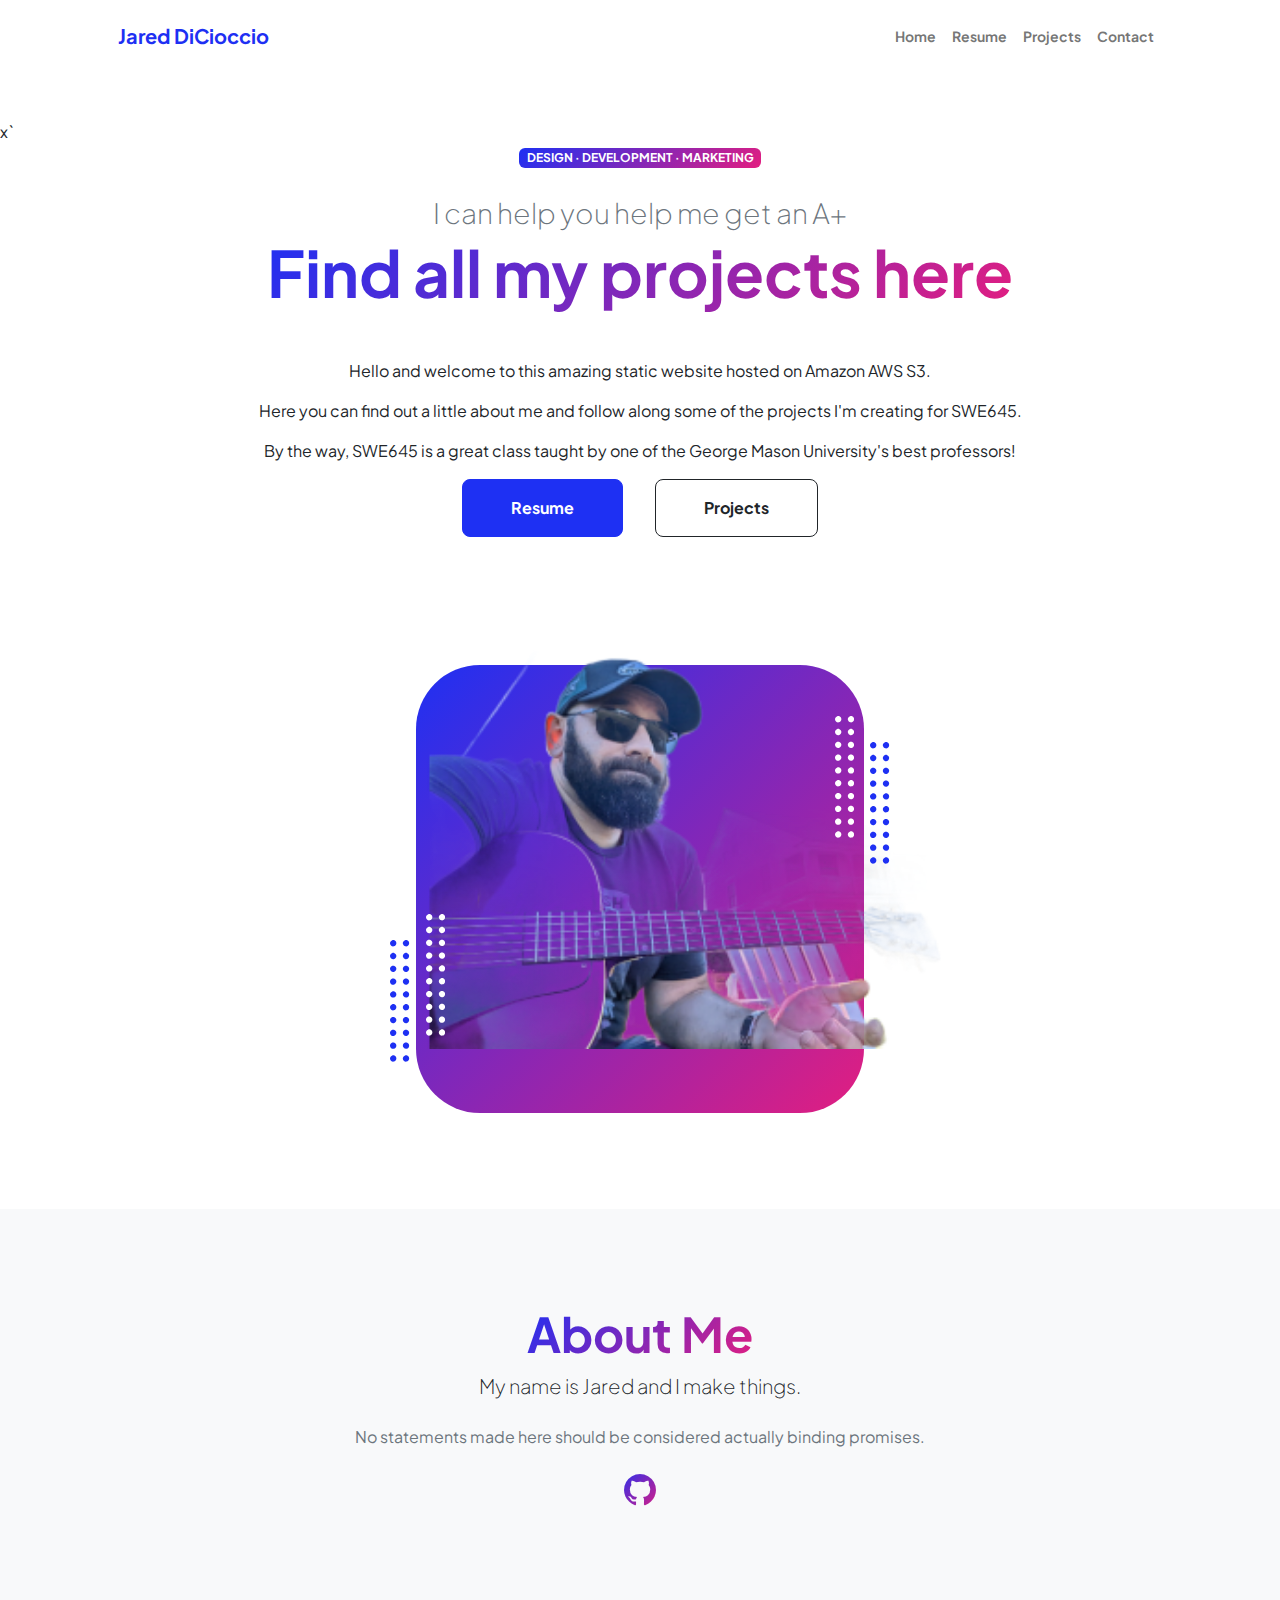
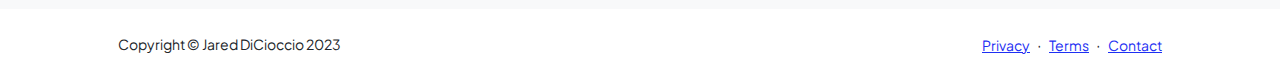
<file: Assignment1 Part 1/index.html>
<!DOCTYPE html>
<html lang="en">
    <head>
        <meta charset="utf-8" />
        <meta name="viewport" content="width=device-width, initial-scale=1, shrink-to-fit=no" />
        <meta name="description" content="" />
        <meta name="author" content="" />
        <title>Jared DiCioccio's Personal Site</title>
        <!-- Favicon-->
        <link rel="icon" type="image/x-icon" href="assets/favicon.ico" />
        <!-- Custom Google font-->
        <link rel="preconnect" href="https://fonts.googleapis.com" />
        <link rel="preconnect" href="https://fonts.gstatic.com" crossorigin />
        <link href="https://fonts.googleapis.com/css2?family=Plus+Jakarta+Sans:wght@100;200;300;400;500;600;700;800;900&amp;display=swap" rel="stylesheet" />
        <!-- Bootstrap icons-->
        <link href="https://cdn.jsdelivr.net/npm/bootstrap-icons@1.8.1/font/bootstrap-icons.css" rel="stylesheet" />
        <!-- Core theme CSS (includes Bootstrap)-->
        <link href="css/styles.css" rel="stylesheet" />
    </head>
    <body class="d-flex flex-column h-100">
        <main class="flex-shrink-0">
            <!-- Navigation-->
            <nav class="navbar navbar-expand-lg navbar-light bg-white py-3">
                <div class="container px-5">
                    <a class="navbar-brand" href="index.html"><span class="fw-bolder text-primary">Jared DiCioccio</span></a>
                    <button class="navbar-toggler" type="button" data-bs-toggle="collapse" data-bs-target="#navbarSupportedContent" aria-controls="navbarSupportedContent" aria-expanded="false" aria-label="Toggle navigation"><span class="navbar-toggler-icon"></span></button>
                    <div class="collapse navbar-collapse" id="navbarSupportedContent">
                        <ul class="navbar-nav ms-auto mb-2 mb-lg-0 small fw-bolder">
                            <li class="nav-item"><a class="nav-link" href="index.html">Home</a></li>
                            <li class="nav-item"><a class="nav-link" href="resume.html">Resume</a></li>
                            <li class="nav-item"><a class="nav-link" href="projects.html">Projects</a></li>
                            <li class="nav-item"><a class="nav-link" href="contact.html">Contact</a></li>
                        </ul>
                    </div>
                </div>
            </nav>
            <!-- Header-->
            <header class="py-5">x`
                <div class="container px-5 pb-5">
                    <div class="row gx-5 align-items-center">
                        <div class="col-xxl-5">
                            <!-- Header text content-->
                            <div class="text-center text-xxl-start">
                                <div class="badge bg-gradient-primary-to-secondary text-white mb-4"><div class="text-uppercase">Design &middot; Development &middot; Marketing</div></div>
                                <div class="fs-3 fw-light text-muted">I can help you help me get an A+</div>
                                <h1 class="display-3 fw-bolder mb-5"><span class="text-gradient d-inline">Find all my projects here</span></h1>
                                <p>Hello and welcome to this amazing static website hosted on Amazon AWS S3.</p>
                                <P>Here you can find out a little about me and follow along some of the projects I'm creating for SWE645.</P>
                                <P>By the way, SWE645 is a great class taught by one of the George Mason University's best professors!</P>
                                <div class="d-grid gap-3 d-sm-flex justify-content-sm-center justify-content-xxl-start mb-3">
                                    <a class="btn btn-primary btn-lg px-5 py-3 me-sm-3 fs-6 fw-bolder" href="resume.html">Resume</a>
                                    <a class="btn btn-outline-dark btn-lg px-5 py-3 fs-6 fw-bolder" href="projects.html">Projects</a>
                                </div>
                            </div>
                        </div>
                        <div class="col-xxl-7">
                            <!-- Header profile picture-->
                            <div class="d-flex justify-content-center mt-5 mt-xxl-0">
                                <div class="profile bg-gradient-primary-to-secondary">
                                    <!-- TIP: For best results, use a photo with a transparent background like the demo example below-->
                                    <!-- Watch a tutorial on how to do this on YouTube (link)-->
                                    <img class="profile-img" src="assets/profile.png" alt="It's me!" />
                                    <div class="dots-1">
                                        <!-- SVG Dots-->
                                        <svg version="1.1" xmlns="http://www.w3.org/2000/svg" xmlns:xlink="http://www.w3.org/1999/xlink" x="0px" y="0px" viewBox="0 0 191.6 1215.4" style="enable-background: new 0 0 191.6 1215.4" xml:space="preserve">
                                            <g transform="translate(0.000000,1280.000000) scale(0.100000,-0.100000)">
                                                <path d="M227.7,12788.6c-105-35-200-141-222-248c-43-206,163-412,369-369c155,32,275,190,260,339c-11,105-90,213-190,262        C383.7,12801.6,289.7,12808.6,227.7,12788.6z"></path>
                                                <path d="M1507.7,12788.6c-151-50-253-216-222-362c25-119,136-230,254-255c194-41,395,142,375,339c-11,105-90,213-190,262        C1663.7,12801.6,1569.7,12808.6,1507.7,12788.6z"></path>
                                                <path d="M227.7,11508.6c-105-35-200-141-222-248c-43-206,163-412,369-369c155,32,275,190,260,339c-11,105-90,213-190,262        C383.7,11521.6,289.7,11528.6,227.7,11508.6z"></path>
                                                <path d="M1507.7,11508.6c-151-50-253-216-222-362c25-119,136-230,254-255c194-41,395,142,375,339c-11,105-90,213-190,262        C1663.7,11521.6,1569.7,11528.6,1507.7,11508.6z"></path>
                                                <path d="M227.7,10228.6c-105-35-200-141-222-248c-43-206,163-412,369-369c155,32,275,190,260,339c-11,105-90,213-190,262        C383.7,10241.6,289.7,10248.6,227.7,10228.6z"></path>
                                                <path d="M1507.7,10228.6c-105-35-200-141-222-248c-43-206,163-412,369-369c155,32,275,190,260,339c-11,105-90,213-190,262        C1663.7,10241.6,1569.7,10248.6,1507.7,10228.6z"></path>
                                                <path d="M227.7,8948.6c-105-35-200-141-222-248c-43-206,163-412,369-369c155,32,275,190,260,339c-11,105-90,213-190,262        C383.7,8961.6,289.7,8968.6,227.7,8948.6z"></path>
                                                <path d="M1507.7,8948.6c-105-35-200-141-222-248c-43-206,163-412,369-369c155,32,275,190,260,339c-11,105-90,213-190,262        C1663.7,8961.6,1569.7,8968.6,1507.7,8948.6z"></path>
                                                <path d="M227.7,7668.6c-105-35-200-141-222-248c-43-206,163-412,369-369c155,32,275,190,260,339c-11,105-90,213-190,262        C383.7,7681.6,289.7,7688.6,227.7,7668.6z"></path>
                                                <path d="M1507.7,7668.6c-105-35-200-141-222-248c-43-206,163-412,369-369c155,32,275,190,260,339c-11,105-90,213-190,262        C1663.7,7681.6,1569.7,7688.6,1507.7,7668.6z"></path>
                                                <path d="M227.7,6388.6c-105-35-200-141-222-248c-43-206,163-412,369-369c155,32,275,190,260,339c-11,105-90,213-190,262        C383.7,6401.6,289.7,6408.6,227.7,6388.6z"></path>
                                                <path d="M1507.7,6388.6c-105-35-200-141-222-248c-43-206,163-412,369-369c155,32,275,190,260,339c-11,105-90,213-190,262        C1663.7,6401.6,1569.7,6408.6,1507.7,6388.6z"></path>
                                                <path d="M227.7,5108.6c-105-35-200-141-222-248c-43-206,163-412,369-369c155,32,275,190,260,339c-11,105-90,213-190,262        C383.7,5121.6,289.7,5128.6,227.7,5108.6z"></path>
                                                <path d="M1507.7,5108.6c-105-35-200-141-222-248c-43-206,163-412,369-369c155,32,275,190,260,339c-11,105-90,213-190,262        C1663.7,5121.6,1569.7,5128.6,1507.7,5108.6z"></path>
                                                <path d="M227.7,3828.6c-105-35-200-141-222-248c-43-206,163-412,369-369c155,32,275,190,260,339c-11,105-90,213-190,262        C383.7,3841.6,289.7,3848.6,227.7,3828.6z"></path>
                                                <path d="M1507.7,3828.6c-105-35-200-141-222-248c-43-206,163-412,369-369c155,32,275,190,260,339c-11,105-90,213-190,262        C1663.7,3841.6,1569.7,3848.6,1507.7,3828.6z"></path>
                                                <path d="M227.7,2548.6c-105-35-200-141-222-248c-43-206,163-412,369-369c155,32,275,190,260,339c-11,105-90,213-190,262        C383.7,2561.6,289.7,2568.6,227.7,2548.6z"></path>
                                                <path d="M1507.7,2548.6c-105-35-200-141-222-248c-43-206,163-412,369-369c155,32,275,190,260,339c-11,105-90,213-190,262        C1663.7,2561.6,1569.7,2568.6,1507.7,2548.6z"></path>
                                                <path d="M227.7,1268.6c-105-35-200-141-222-248c-43-206,163-412,369-369c155,32,275,190,260,339c-11,105-90,213-190,262        C383.7,1281.6,289.7,1288.6,227.7,1268.6z"></path>
                                                <path d="M1507.7,1268.6c-105-35-200-141-222-248c-43-206,163-412,369-369c155,32,275,190,260,339c-11,105-90,213-190,262        C1663.7,1281.6,1569.7,1288.6,1507.7,1268.6z"></path>
                                            </g>
                                        </svg>
                                        <!-- END of SVG dots-->
                                    </div>
                                    <div class="dots-2">
                                        <!-- SVG Dots-->
                                        <svg version="1.1" xmlns="http://www.w3.org/2000/svg" xmlns:xlink="http://www.w3.org/1999/xlink" x="0px" y="0px" viewBox="0 0 191.6 1215.4" style="enable-background: new 0 0 191.6 1215.4" xml:space="preserve">
                                            <g transform="translate(0.000000,1280.000000) scale(0.100000,-0.100000)">
                                                <path d="M227.7,12788.6c-105-35-200-141-222-248c-43-206,163-412,369-369c155,32,275,190,260,339c-11,105-90,213-190,262        C383.7,12801.6,289.7,12808.6,227.7,12788.6z"></path>
                                                <path d="M1507.7,12788.6c-151-50-253-216-222-362c25-119,136-230,254-255c194-41,395,142,375,339c-11,105-90,213-190,262        C1663.7,12801.6,1569.7,12808.6,1507.7,12788.6z"></path>
                                                <path d="M227.7,11508.6c-105-35-200-141-222-248c-43-206,163-412,369-369c155,32,275,190,260,339c-11,105-90,213-190,262        C383.7,11521.6,289.7,11528.6,227.7,11508.6z"></path>
                                                <path d="M1507.7,11508.6c-151-50-253-216-222-362c25-119,136-230,254-255c194-41,395,142,375,339c-11,105-90,213-190,262        C1663.7,11521.6,1569.7,11528.6,1507.7,11508.6z"></path>
                                                <path d="M227.7,10228.6c-105-35-200-141-222-248c-43-206,163-412,369-369c155,32,275,190,260,339c-11,105-90,213-190,262        C383.7,10241.6,289.7,10248.6,227.7,10228.6z"></path>
                                                <path d="M1507.7,10228.6c-105-35-200-141-222-248c-43-206,163-412,369-369c155,32,275,190,260,339c-11,105-90,213-190,262        C1663.7,10241.6,1569.7,10248.6,1507.7,10228.6z"></path>
                                                <path d="M227.7,8948.6c-105-35-200-141-222-248c-43-206,163-412,369-369c155,32,275,190,260,339c-11,105-90,213-190,262        C383.7,8961.6,289.7,8968.6,227.7,8948.6z"></path>
                                                <path d="M1507.7,8948.6c-105-35-200-141-222-248c-43-206,163-412,369-369c155,32,275,190,260,339c-11,105-90,213-190,262        C1663.7,8961.6,1569.7,8968.6,1507.7,8948.6z"></path>
                                                <path d="M227.7,7668.6c-105-35-200-141-222-248c-43-206,163-412,369-369c155,32,275,190,260,339c-11,105-90,213-190,262        C383.7,7681.6,289.7,7688.6,227.7,7668.6z"></path>
                                                <path d="M1507.7,7668.6c-105-35-200-141-222-248c-43-206,163-412,369-369c155,32,275,190,260,339c-11,105-90,213-190,262        C1663.7,7681.6,1569.7,7688.6,1507.7,7668.6z"></path>
                                                <path d="M227.7,6388.6c-105-35-200-141-222-248c-43-206,163-412,369-369c155,32,275,190,260,339c-11,105-90,213-190,262        C383.7,6401.6,289.7,6408.6,227.7,6388.6z"></path>
                                                <path d="M1507.7,6388.6c-105-35-200-141-222-248c-43-206,163-412,369-369c155,32,275,190,260,339c-11,105-90,213-190,262        C1663.7,6401.6,1569.7,6408.6,1507.7,6388.6z"></path>
                                                <path d="M227.7,5108.6c-105-35-200-141-222-248c-43-206,163-412,369-369c155,32,275,190,260,339c-11,105-90,213-190,262        C383.7,5121.6,289.7,5128.6,227.7,5108.6z"></path>
                                                <path d="M1507.7,5108.6c-105-35-200-141-222-248c-43-206,163-412,369-369c155,32,275,190,260,339c-11,105-90,213-190,262        C1663.7,5121.6,1569.7,5128.6,1507.7,5108.6z"></path>
                                                <path d="M227.7,3828.6c-105-35-200-141-222-248c-43-206,163-412,369-369c155,32,275,190,260,339c-11,105-90,213-190,262        C383.7,3841.6,289.7,3848.6,227.7,3828.6z"></path>
                                                <path d="M1507.7,3828.6c-105-35-200-141-222-248c-43-206,163-412,369-369c155,32,275,190,260,339c-11,105-90,213-190,262        C1663.7,3841.6,1569.7,3848.6,1507.7,3828.6z"></path>
                                                <path d="M227.7,2548.6c-105-35-200-141-222-248c-43-206,163-412,369-369c155,32,275,190,260,339c-11,105-90,213-190,262        C383.7,2561.6,289.7,2568.6,227.7,2548.6z"></path>
                                                <path d="M1507.7,2548.6c-105-35-200-141-222-248c-43-206,163-412,369-369c155,32,275,190,260,339c-11,105-90,213-190,262        C1663.7,2561.6,1569.7,2568.6,1507.7,2548.6z"></path>
                                                <path d="M227.7,1268.6c-105-35-200-141-222-248c-43-206,163-412,369-369c155,32,275,190,260,339c-11,105-90,213-190,262        C383.7,1281.6,289.7,1288.6,227.7,1268.6z"></path>
                                                <path d="M1507.7,1268.6c-105-35-200-141-222-248c-43-206,163-412,369-369c155,32,275,190,260,339c-11,105-90,213-190,262        C1663.7,1281.6,1569.7,1288.6,1507.7,1268.6z"></path>
                                            </g>
                                        </svg>
                                        <!-- END of SVG dots-->
                                    </div>
                                    <div class="dots-3">
                                        <!-- SVG Dots-->
                                        <svg version="1.1" xmlns="http://www.w3.org/2000/svg" xmlns:xlink="http://www.w3.org/1999/xlink" x="0px" y="0px" viewBox="0 0 191.6 1215.4" style="enable-background: new 0 0 191.6 1215.4" xml:space="preserve">
                                            <g transform="translate(0.000000,1280.000000) scale(0.100000,-0.100000)">
                                                <path d="M227.7,12788.6c-105-35-200-141-222-248c-43-206,163-412,369-369c155,32,275,190,260,339c-11,105-90,213-190,262        C383.7,12801.6,289.7,12808.6,227.7,12788.6z"></path>
                                                <path d="M1507.7,12788.6c-151-50-253-216-222-362c25-119,136-230,254-255c194-41,395,142,375,339c-11,105-90,213-190,262        C1663.7,12801.6,1569.7,12808.6,1507.7,12788.6z"></path>
                                                <path d="M227.7,11508.6c-105-35-200-141-222-248c-43-206,163-412,369-369c155,32,275,190,260,339c-11,105-90,213-190,262        C383.7,11521.6,289.7,11528.6,227.7,11508.6z"></path>
                                                <path d="M1507.7,11508.6c-151-50-253-216-222-362c25-119,136-230,254-255c194-41,395,142,375,339c-11,105-90,213-190,262        C1663.7,11521.6,1569.7,11528.6,1507.7,11508.6z"></path>
                                                <path d="M227.7,10228.6c-105-35-200-141-222-248c-43-206,163-412,369-369c155,32,275,190,260,339c-11,105-90,213-190,262        C383.7,10241.6,289.7,10248.6,227.7,10228.6z"></path>
                                                <path d="M1507.7,10228.6c-105-35-200-141-222-248c-43-206,163-412,369-369c155,32,275,190,260,339c-11,105-90,213-190,262        C1663.7,10241.6,1569.7,10248.6,1507.7,10228.6z"></path>
                                                <path d="M227.7,8948.6c-105-35-200-141-222-248c-43-206,163-412,369-369c155,32,275,190,260,339c-11,105-90,213-190,262        C383.7,8961.6,289.7,8968.6,227.7,8948.6z"></path>
                                                <path d="M1507.7,8948.6c-105-35-200-141-222-248c-43-206,163-412,369-369c155,32,275,190,260,339c-11,105-90,213-190,262        C1663.7,8961.6,1569.7,8968.6,1507.7,8948.6z"></path>
                                                <path d="M227.7,7668.6c-105-35-200-141-222-248c-43-206,163-412,369-369c155,32,275,190,260,339c-11,105-90,213-190,262        C383.7,7681.6,289.7,7688.6,227.7,7668.6z"></path>
                                                <path d="M1507.7,7668.6c-105-35-200-141-222-248c-43-206,163-412,369-369c155,32,275,190,260,339c-11,105-90,213-190,262        C1663.7,7681.6,1569.7,7688.6,1507.7,7668.6z"></path>
                                                <path d="M227.7,6388.6c-105-35-200-141-222-248c-43-206,163-412,369-369c155,32,275,190,260,339c-11,105-90,213-190,262        C383.7,6401.6,289.7,6408.6,227.7,6388.6z"></path>
                                                <path d="M1507.7,6388.6c-105-35-200-141-222-248c-43-206,163-412,369-369c155,32,275,190,260,339c-11,105-90,213-190,262        C1663.7,6401.6,1569.7,6408.6,1507.7,6388.6z"></path>
                                                <path d="M227.7,5108.6c-105-35-200-141-222-248c-43-206,163-412,369-369c155,32,275,190,260,339c-11,105-90,213-190,262        C383.7,5121.6,289.7,5128.6,227.7,5108.6z"></path>
                                                <path d="M1507.7,5108.6c-105-35-200-141-222-248c-43-206,163-412,369-369c155,32,275,190,260,339c-11,105-90,213-190,262        C1663.7,5121.6,1569.7,5128.6,1507.7,5108.6z"></path>
                                                <path d="M227.7,3828.6c-105-35-200-141-222-248c-43-206,163-412,369-369c155,32,275,190,260,339c-11,105-90,213-190,262        C383.7,3841.6,289.7,3848.6,227.7,3828.6z"></path>
                                                <path d="M1507.7,3828.6c-105-35-200-141-222-248c-43-206,163-412,369-369c155,32,275,190,260,339c-11,105-90,213-190,262        C1663.7,3841.6,1569.7,3848.6,1507.7,3828.6z"></path>
                                                <path d="M227.7,2548.6c-105-35-200-141-222-248c-43-206,163-412,369-369c155,32,275,190,260,339c-11,105-90,213-190,262        C383.7,2561.6,289.7,2568.6,227.7,2548.6z"></path>
                                                <path d="M1507.7,2548.6c-105-35-200-141-222-248c-43-206,163-412,369-369c155,32,275,190,260,339c-11,105-90,213-190,262        C1663.7,2561.6,1569.7,2568.6,1507.7,2548.6z"></path>
                                                <path d="M227.7,1268.6c-105-35-200-141-222-248c-43-206,163-412,369-369c155,32,275,190,260,339c-11,105-90,213-190,262        C383.7,1281.6,289.7,1288.6,227.7,1268.6z"></path>
                                                <path d="M1507.7,1268.6c-105-35-200-141-222-248c-43-206,163-412,369-369c155,32,275,190,260,339c-11,105-90,213-190,262        C1663.7,1281.6,1569.7,1288.6,1507.7,1268.6z"></path>
                                            </g>
                                        </svg>
                                        <!-- END of SVG dots-->
                                    </div>
                                    <div class="dots-4">
                                        <!-- SVG Dots-->
                                        <svg version="1.1" xmlns="http://www.w3.org/2000/svg" xmlns:xlink="http://www.w3.org/1999/xlink" x="0px" y="0px" viewBox="0 0 191.6 1215.4" style="enable-background: new 0 0 191.6 1215.4" xml:space="preserve">
                                            <g transform="translate(0.000000,1280.000000) scale(0.100000,-0.100000)">
                                                <path d="M227.7,12788.6c-105-35-200-141-222-248c-43-206,163-412,369-369c155,32,275,190,260,339c-11,105-90,213-190,262        C383.7,12801.6,289.7,12808.6,227.7,12788.6z"></path>
                                                <path d="M1507.7,12788.6c-151-50-253-216-222-362c25-119,136-230,254-255c194-41,395,142,375,339c-11,105-90,213-190,262        C1663.7,12801.6,1569.7,12808.6,1507.7,12788.6z"></path>
                                                <path d="M227.7,11508.6c-105-35-200-141-222-248c-43-206,163-412,369-369c155,32,275,190,260,339c-11,105-90,213-190,262        C383.7,11521.6,289.7,11528.6,227.7,11508.6z"></path>
                                                <path d="M1507.7,11508.6c-151-50-253-216-222-362c25-119,136-230,254-255c194-41,395,142,375,339c-11,105-90,213-190,262        C1663.7,11521.6,1569.7,11528.6,1507.7,11508.6z"></path>
                                                <path d="M227.7,10228.6c-105-35-200-141-222-248c-43-206,163-412,369-369c155,32,275,190,260,339c-11,105-90,213-190,262        C383.7,10241.6,289.7,10248.6,227.7,10228.6z"></path>
                                                <path d="M1507.7,10228.6c-105-35-200-141-222-248c-43-206,163-412,369-369c155,32,275,190,260,339c-11,105-90,213-190,262        C1663.7,10241.6,1569.7,10248.6,1507.7,10228.6z"></path>
                                                <path d="M227.7,8948.6c-105-35-200-141-222-248c-43-206,163-412,369-369c155,32,275,190,260,339c-11,105-90,213-190,262        C383.7,8961.6,289.7,8968.6,227.7,8948.6z"></path>
                                                <path d="M1507.7,8948.6c-105-35-200-141-222-248c-43-206,163-412,369-369c155,32,275,190,260,339c-11,105-90,213-190,262        C1663.7,8961.6,1569.7,8968.6,1507.7,8948.6z"></path>
                                                <path d="M227.7,7668.6c-105-35-200-141-222-248c-43-206,163-412,369-369c155,32,275,190,260,339c-11,105-90,213-190,262        C383.7,7681.6,289.7,7688.6,227.7,7668.6z"></path>
                                                <path d="M1507.7,7668.6c-105-35-200-141-222-248c-43-206,163-412,369-369c155,32,275,190,260,339c-11,105-90,213-190,262        C1663.7,7681.6,1569.7,7688.6,1507.7,7668.6z"></path>
                                                <path d="M227.7,6388.6c-105-35-200-141-222-248c-43-206,163-412,369-369c155,32,275,190,260,339c-11,105-90,213-190,262        C383.7,6401.6,289.7,6408.6,227.7,6388.6z"></path>
                                                <path d="M1507.7,6388.6c-105-35-200-141-222-248c-43-206,163-412,369-369c155,32,275,190,260,339c-11,105-90,213-190,262        C1663.7,6401.6,1569.7,6408.6,1507.7,6388.6z"></path>
                                                <path d="M227.7,5108.6c-105-35-200-141-222-248c-43-206,163-412,369-369c155,32,275,190,260,339c-11,105-90,213-190,262        C383.7,5121.6,289.7,5128.6,227.7,5108.6z"></path>
                                                <path d="M1507.7,5108.6c-105-35-200-141-222-248c-43-206,163-412,369-369c155,32,275,190,260,339c-11,105-90,213-190,262        C1663.7,5121.6,1569.7,5128.6,1507.7,5108.6z"></path>
                                                <path d="M227.7,3828.6c-105-35-200-141-222-248c-43-206,163-412,369-369c155,32,275,190,260,339c-11,105-90,213-190,262        C383.7,3841.6,289.7,3848.6,227.7,3828.6z"></path>
                                                <path d="M1507.7,3828.6c-105-35-200-141-222-248c-43-206,163-412,369-369c155,32,275,190,260,339c-11,105-90,213-190,262        C1663.7,3841.6,1569.7,3848.6,1507.7,3828.6z"></path>
                                                <path d="M227.7,2548.6c-105-35-200-141-222-248c-43-206,163-412,369-369c155,32,275,190,260,339c-11,105-90,213-190,262        C383.7,2561.6,289.7,2568.6,227.7,2548.6z"></path>
                                                <path d="M1507.7,2548.6c-105-35-200-141-222-248c-43-206,163-412,369-369c155,32,275,190,260,339c-11,105-90,213-190,262        C1663.7,2561.6,1569.7,2568.6,1507.7,2548.6z"></path>
                                                <path d="M227.7,1268.6c-105-35-200-141-222-248c-43-206,163-412,369-369c155,32,275,190,260,339c-11,105-90,213-190,262        C383.7,1281.6,289.7,1288.6,227.7,1268.6z"></path>
                                                <path d="M1507.7,1268.6c-105-35-200-141-222-248c-43-206,163-412,369-369c155,32,275,190,260,339c-11,105-90,213-190,262        C1663.7,1281.6,1569.7,1288.6,1507.7,1268.6z"></path>
                                            </g>
                                        </svg>
                                        <!-- END of SVG dots-->
                                    </div>
                                </div>
                            </div>
                        </div>
                    </div>
                </div>
            </header>
            <!-- About Section-->
            <section class="bg-light py-5">
                <div class="container px-5">
                    <div class="row gx-5 justify-content-center">
                        <div class="col-xxl-8">
                            <div class="text-center my-5">
                                <h2 class="display-5 fw-bolder"><span class="text-gradient d-inline">About Me</span></h2>
                                <p class="lead fw-light mb-4">My name is Jared and I make things.</p>
                                <p class="text-muted">No statements made here should be considered actually binding promises. </p>
                                <div class="d-flex justify-content-center fs-2 gap-4">                                    
                                    <a class="text-gradient" href="https://github.com/JaredDiCioccio/SWE645"><i class="bi bi-github"></i></a>
                                </div>
                            </div>
                        </div>
                    </div>
                </div>
            </section>
        </main>
        <!-- Footer-->
        <footer class="bg-white py-4 mt-auto">
            <div class="container px-5">
                <div class="row align-items-center justify-content-between flex-column flex-sm-row">
                    <div class="col-auto"><div class="small m-0">Copyright &copy; Jared DiCioccio 2023</div></div>
                    <div class="col-auto">
                        <a class="small" href="#!">Privacy</a>
                        <span class="mx-1">&middot;</span>
                        <a class="small" href="#!">Terms</a>
                        <span class="mx-1">&middot;</span>
                        <a class="small" href="#!">Contact</a>
                    </div>
                </div>
            </div>
        </footer>
        <!-- Bootstrap core JS-->
        <script src="https://cdn.jsdelivr.net/npm/bootstrap@5.2.3/dist/js/bootstrap.bundle.min.js"></script>
        <!-- Core theme JS-->
        <script src="js/scripts.js"></script>
    </body>
</html>
</file>
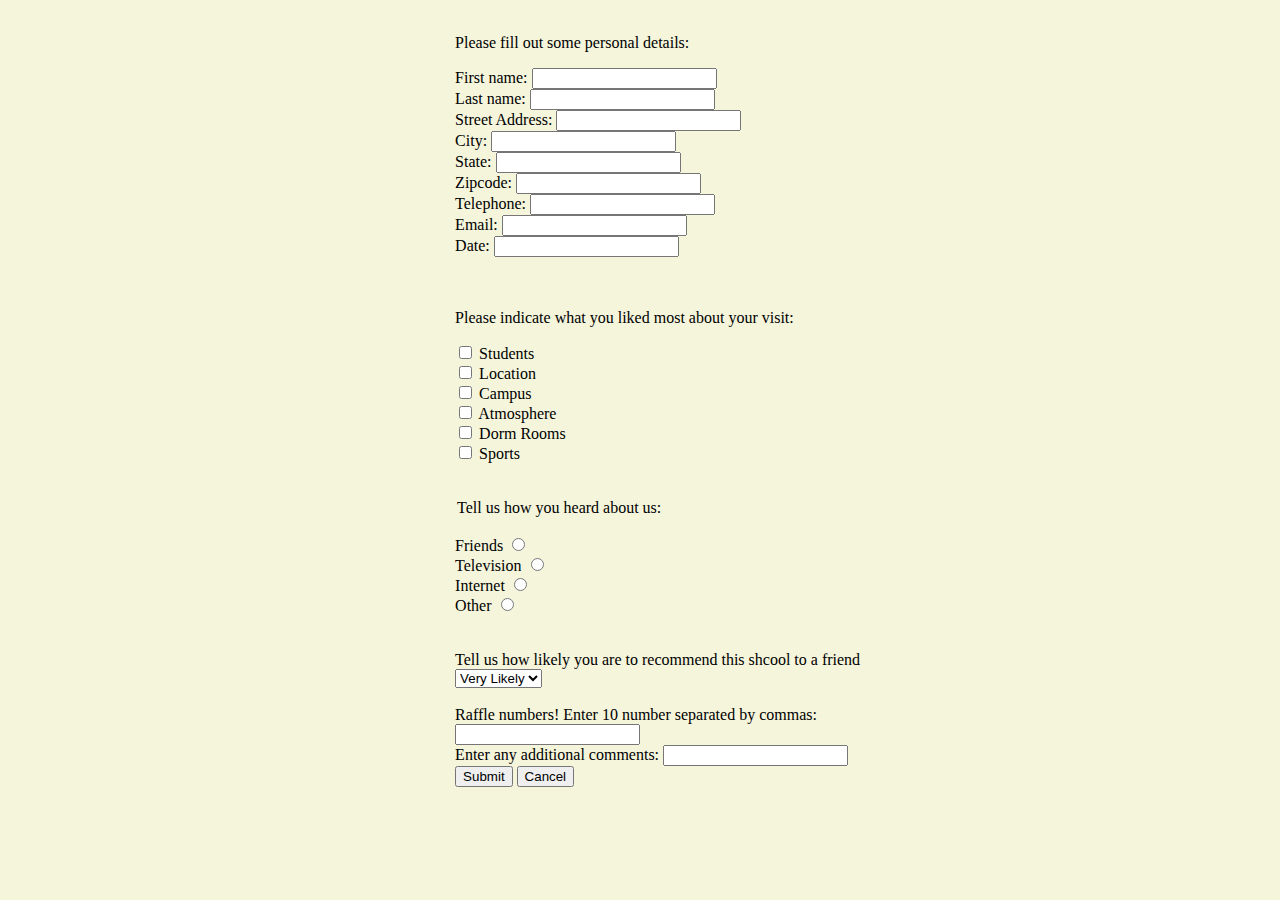
<file: Assignment1 Part2/src/main/resources/static/index.html>
<!DOCTYPE html>
<html>
  <head>
    <meta charset="utf-8" />
    <title>Student Survey Form</title>
    <link rel="stylesheet" href="styles.css" />
  </head>
  <body>
    <div class="row">
      <div class="column left"></div>
      <div class="column middle">
        <form>
          <p>Please fill out some personal details:</p>
          <label for="fname">First name:</label>
          <input type="text" id="fname" name="fname" /><br />

          <label for="lname">Last name:</label>
          <input type="text" id="lname" name="lname" /><br />

          <label for="street_address">Street Address:</label>
          <input type="text" id="street_address" name="street_address" /><br />

          <label for="city">City:</label>
          <input type="text" id="city" name="city" /><br />

          <label for="state">State:</label>
          <input type="text" id="state" name="state" /><br />

          <label for="zipcode">Zipcode:</label>
          <input type="text" id="zipcode" name="zipcode" /><br />

          <label for="telephone_number">Telephone:</label>
          <input
            type="text"
            id="telephone_number"
            name="telephone_number"
          /><br />

          <label for="email_address">Email:</label>
          <input type="text" id="email_address" name="email_address" /><br />

          <label for="survey_date">Date:</label>
          <input type="text" id="survey_date" name="survey_date" /><br />
          <br />
          <br />

          
            <p>Please indicate what you liked most about your visit:</p>
            <input
              type="checkbox"
              id="student"
              name="student"
              value="Students"
            />
            <label for="student"> Students</label><br />
            <input
              type="checkbox"
              id="location"
              name="location"
              value="Location"
            />
            <label for="location"> Location</label><br />
            <input type="checkbox" id="campus" name="campus" value="Campus" />
            <label for="campus"> Campus</label><br />

            <input
              type="checkbox"
              id="atmosphere"
              name="atmosphere"
              value="Atmosphere"
            />
            <label for="atmosphere"> Atmosphere</label><br />

            <input
              type="checkbox"
              id="dorm_rooms"
              name="dorm_rooms"
              value="DormRooms"
            />
            <label for="dorm_rooms"> Dorm Rooms</label><br />

            <input type="checkbox" id="sports" name="sports" value="Sports" />
            <label for="sports"> Sports</label><br />
          

          <br />
          <br />

          
            <legend>Tell us how you heard about us:</legend>
            <br>
            <label for="radio-1">Friends</label>
            <input type="radio" name="radio-1" id="radio-1" /><br />
            <label for="radio-2">Television</label>
            <input type="radio" name="radio-1" id="radio-2" /><br />
            <label for="radio-3">Internet</label>
            <input type="radio" name="radio-1" id="radio-3" /><br />
            <label for="radio-4">Other</label>
            <input type="radio" name="radio-1" id="radio-4" /><br />
          

          <br /><br />

          <label for="likelihood"
            >Tell us how likely you are to recommend this shcool to a
            friend</label
          >

          <select name="likelihood" id="likelihood">
            <option value="2">Very Likely</option>
            <option value="1">Likely</option>
            <option value="0">Unlikely</option>
          </select>
          <br /><br />

          <label for="raffle"
            >Raffle numbers! Enter 10 number separated by commas:</label
          >
          <input type="text" id="raffle" name="raffle" /><br />

          <label for="comments">Enter any additional comments:</label>
          <input type="text" id="comments" name="comments" /><br />

          <input type="submit" value="Submit" />
          <input type="reset" value="Cancel" />
        </form>
      </div>
      <div class="column right"></div>
    </div>
  </body>
</html>
</file>
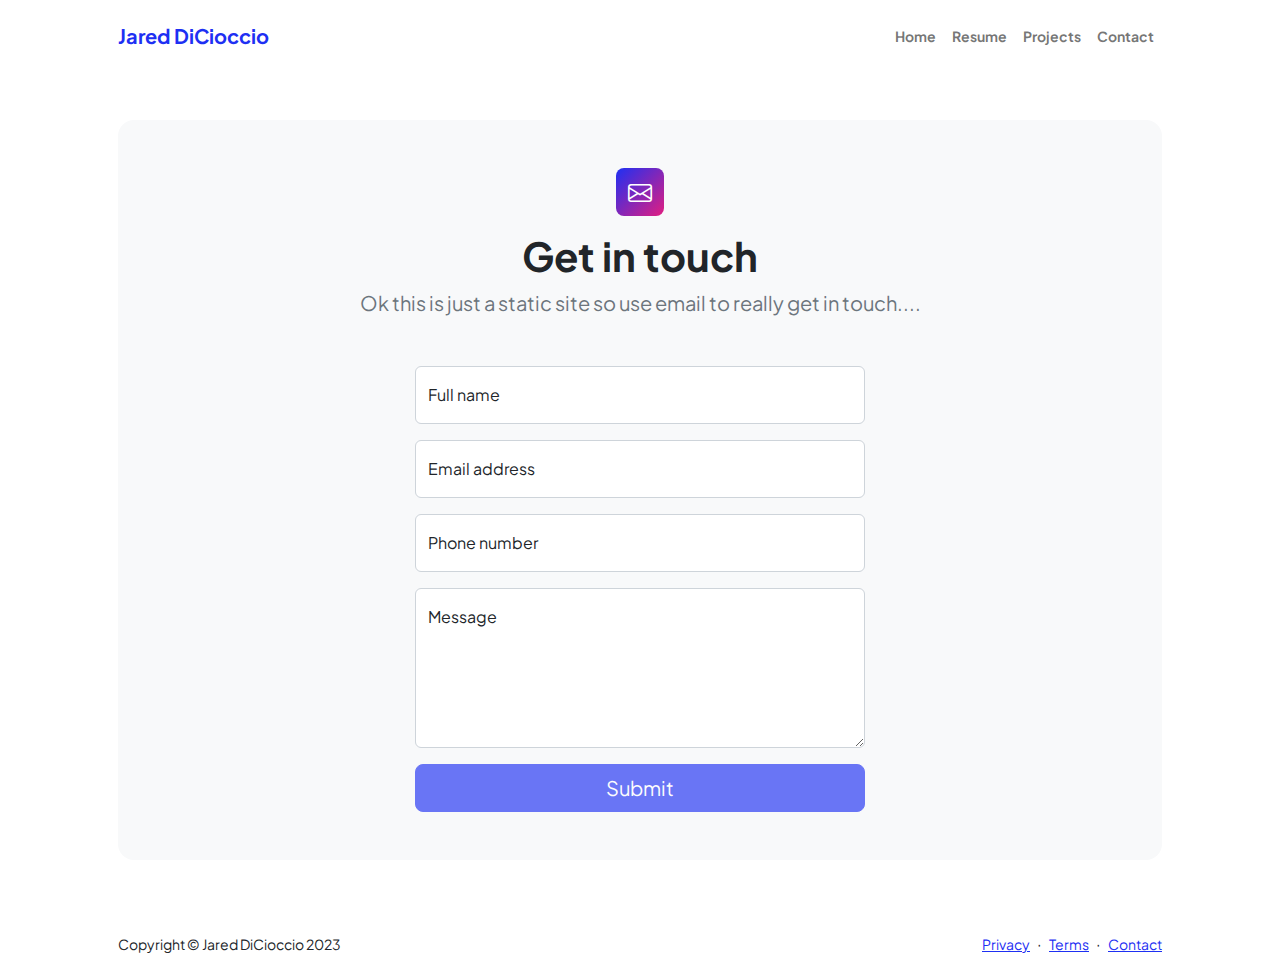
<file: Assignment1 Part 1/contact.html>
<!DOCTYPE html>
<html lang="en">
    <head>
        <meta charset="utf-8" />
        <meta name="viewport" content="width=device-width, initial-scale=1, shrink-to-fit=no" />
        <meta name="description" content />
        <meta name="author" content />
        <title>Jared DiCioccio</title>
        <!-- Favicon-->
        <link rel="icon" type="image/x-icon" href="assets/favicon.ico" />
        <!-- Custom Google font-->
        <link rel="preconnect" href="https://fonts.googleapis.com" />
        <link rel="preconnect" href="https://fonts.gstatic.com" crossorigin />
        <link href="https://fonts.googleapis.com/css2?family=Plus+Jakarta+Sans:wght@100;200;300;400;500;600;700;800;900&amp;display=swap" rel="stylesheet" />
        <!-- Bootstrap icons-->
        <link href="https://cdn.jsdelivr.net/npm/bootstrap-icons@1.8.1/font/bootstrap-icons.css" rel="stylesheet" />
        <!-- Core theme CSS (includes Bootstrap)-->
        <link href="css/styles.css" rel="stylesheet" />
    </head>
    <body class="d-flex flex-column">
        <main class="flex-shrink-0">
            <!-- Navigation-->
            <nav class="navbar navbar-expand-lg navbar-light bg-white py-3">
                <div class="container px-5">
                    <a class="navbar-brand" href="index.html"><span class="fw-bolder text-primary">Jared DiCioccio</span></a>
                    <button class="navbar-toggler" type="button" data-bs-toggle="collapse" data-bs-target="#navbarSupportedContent" aria-controls="navbarSupportedContent" aria-expanded="false" aria-label="Toggle navigation"><span class="navbar-toggler-icon"></span></button>
                    <div class="collapse navbar-collapse" id="navbarSupportedContent">
                        <ul class="navbar-nav ms-auto mb-2 mb-lg-0 small fw-bolder">
                            <li class="nav-item"><a class="nav-link" href="index.html">Home</a></li>
                            <li class="nav-item"><a class="nav-link" href="resume.html">Resume</a></li>
                            <li class="nav-item"><a class="nav-link" href="projects.html">Projects</a></li>
                            <li class="nav-item"><a class="nav-link" href="contact.html">Contact</a></li>
                        </ul>
                    </div>
                </div>
            </nav>
            <!-- Page content-->
            <section class="py-5">
                <div class="container px-5">
                    <!-- Contact form-->
                    <div class="bg-light rounded-4 py-5 px-4 px-md-5">
                        <div class="text-center mb-5">
                            <div class="feature bg-primary bg-gradient-primary-to-secondary text-white rounded-3 mb-3"><i class="bi bi-envelope"></i></div>
                            <h1 class="fw-bolder">Get in touch</h1>
                            <p class="lead fw-normal text-muted mb-0">Ok this is just a static site so use email to really get in touch....</p>
                        </div>
                        <div class="row gx-5 justify-content-center">
                            <div class="col-lg-8 col-xl-6">
                                <!-- * * * * * * * * * * * * * * *-->
                                <!-- * * SB Forms Contact Form * *-->
                                <!-- * * * * * * * * * * * * * * *-->
                                <!-- This form is pre-integrated with SB Forms.-->
                                <!-- To make this form functional, sign up at-->
                                <!-- https://startbootstrap.com/solution/contact-forms-->
                                <!-- to get an API token!-->
                                <form id="contactForm" data-sb-form-api-token="API_TOKEN">
                                    <!-- Name input-->
                                    <div class="form-floating mb-3">
                                        <input class="form-control" id="name" type="text" placeholder="Enter your name..." data-sb-validations="required" />
                                        <label for="name">Full name</label>
                                        <div class="invalid-feedback" data-sb-feedback="name:required">A name is required.</div>
                                    </div>
                                    <!-- Email address input-->
                                    <div class="form-floating mb-3">
                                        <input class="form-control" id="email" type="email" placeholder="name@example.com" data-sb-validations="required,email" />
                                        <label for="email">Email address</label>
                                        <div class="invalid-feedback" data-sb-feedback="email:required">An email is required.</div>
                                        <div class="invalid-feedback" data-sb-feedback="email:email">Email is not valid.</div>
                                    </div>
                                    <!-- Phone number input-->
                                    <div class="form-floating mb-3">
                                        <input class="form-control" id="phone" type="tel" placeholder="(123) 456-7890" data-sb-validations="required" />
                                        <label for="phone">Phone number</label>
                                        <div class="invalid-feedback" data-sb-feedback="phone:required">A phone number is required.</div>
                                    </div>
                                    <!-- Message input-->
                                    <div class="form-floating mb-3">
                                        <textarea class="form-control" id="message" type="text" placeholder="Enter your message here..." style="height: 10rem" data-sb-validations="required"></textarea>
                                        <label for="message">Message</label>
                                        <div class="invalid-feedback" data-sb-feedback="message:required">A message is required.</div>
                                    </div>
                                    <!-- Submit success message-->
                                    <!---->
                                    <!-- This is what your users will see when the form-->
                                    <!-- has successfully submitted-->
                                    <div class="d-none" id="submitSuccessMessage">
                                        <div class="text-center mb-3">
                                            <div class="fw-bolder">Form submission successful!</div>
                                            To activate this form, sign up at
                                            <br />
                                            <a href="https://startbootstrap.com/solution/contact-forms">https://startbootstrap.com/solution/contact-forms</a>
                                        </div>
                                    </div>
                                    <!-- Submit error message-->
                                    <!---->
                                    <!-- This is what your users will see when there is-->
                                    <!-- an error submitting the form-->
                                    <div class="d-none" id="submitErrorMessage"><div class="text-center text-danger mb-3">Error sending message!</div></div>
                                    <!-- Submit Button-->
                                    <div class="d-grid"><button class="btn btn-primary btn-lg disabled" id="submitButton" type="submit">Submit</button></div>
                                </form>
                            </div>
                        </div>
                    </div>
                </div>
            </section>
        </main>
        <!-- Footer-->
        <footer class="bg-white py-4 mt-auto">
            <div class="container px-5">
                <div class="row align-items-center justify-content-between flex-column flex-sm-row">
                    <div class="col-auto"><div class="small m-0">Copyright &copy; Jared DiCioccio 2023</div></div>
                    <div class="col-auto">
                        <a class="small" href="#!">Privacy</a>
                        <span class="mx-1">&middot;</span>
                        <a class="small" href="#!">Terms</a>
                        <span class="mx-1">&middot;</span>
                        <a class="small" href="#!">Contact</a>
                    </div>
                </div>
            </div>
        </footer>
        <!-- Bootstrap core JS-->
        <script src="https://cdn.jsdelivr.net/npm/bootstrap@5.2.3/dist/js/bootstrap.bundle.min.js"></script>
        <!-- Core theme JS-->
        <script src="js/scripts.js"></script>
        <!-- * * * * * * * * * * * * * * * * * * * * * * * * * * * * * * * * * * * * * * * *-->
        <!-- * *                               SB Forms JS                               * *-->
        <!-- * * Activate your form at https://startbootstrap.com/solution/contact-forms * *-->
        <!-- * * * * * * * * * * * * * * * * * * * * * * * * * * * * * * * * * * * * * * * *-->
        <script src="https://cdn.startbootstrap.com/sb-forms-latest.js"></script>
    </body>
</html>
</file>
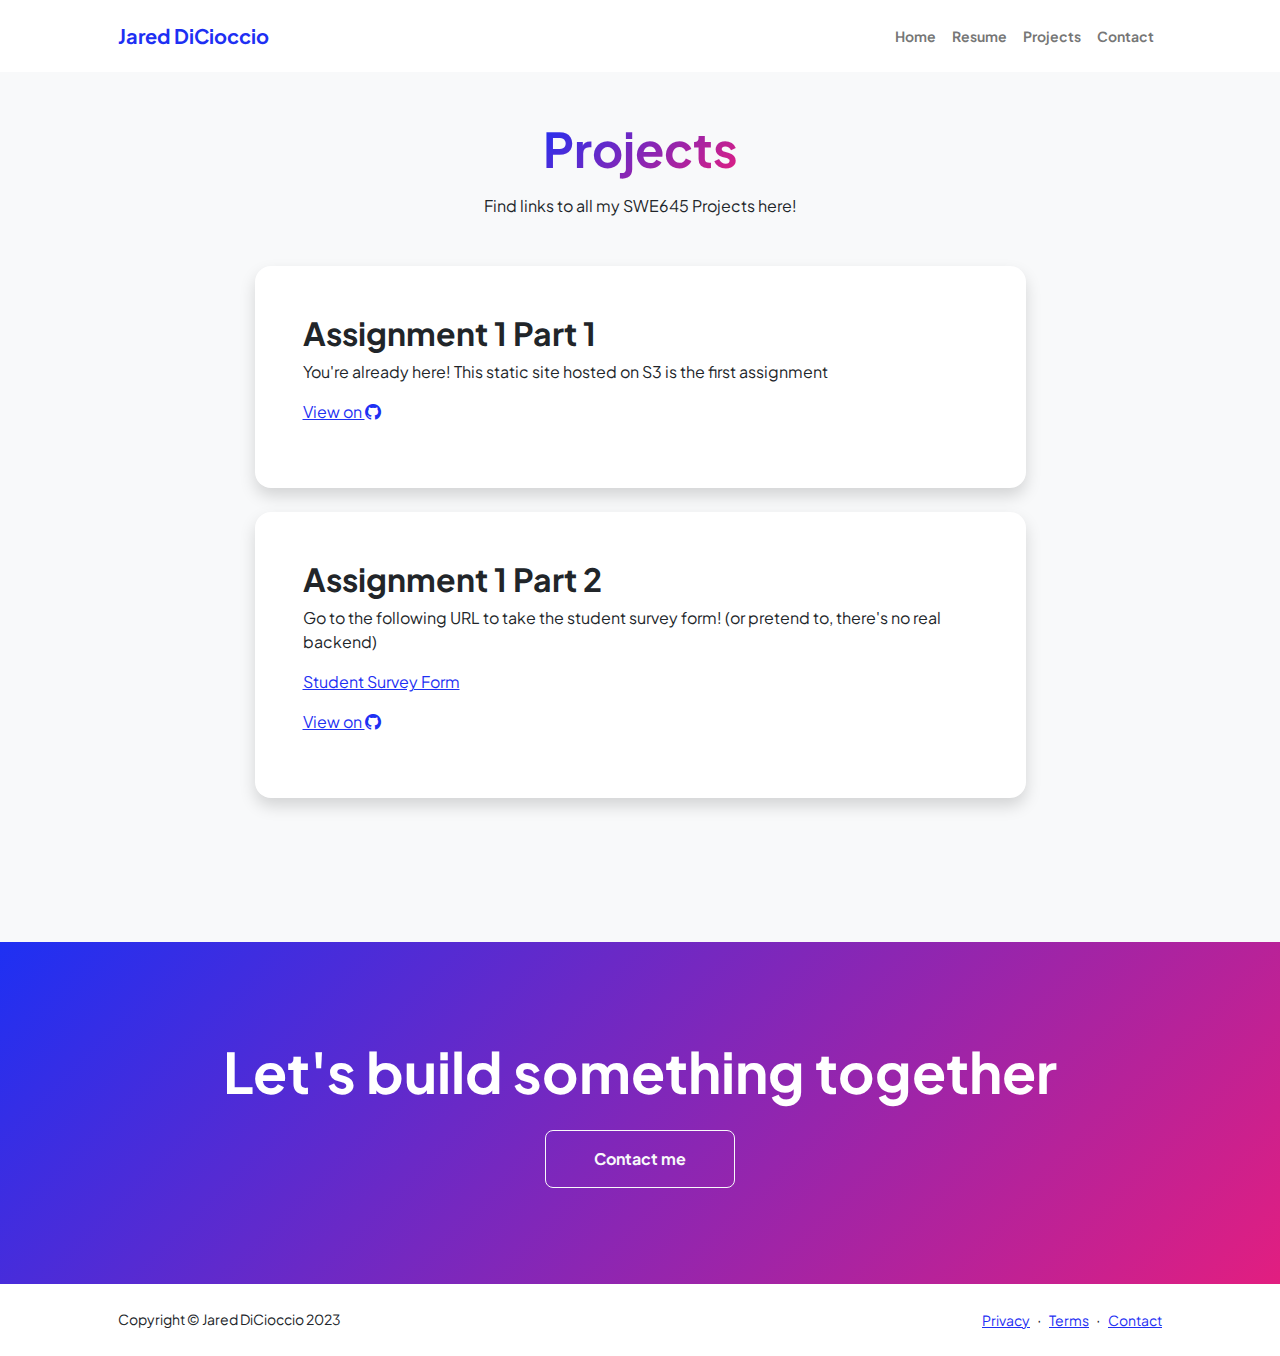
<file: Assignment1 Part 1/projects.html>
<!DOCTYPE html>
<html lang="en">
  <head>
    <meta charset="utf-8" />
    <meta
      name="viewport"
      content="width=device-width, initial-scale=1, shrink-to-fit=no"
    />
    <meta name="description" content="" />
    <meta name="author" content="" />
    <title>Jared DiCioccio</title>
    <!-- Favicon-->
    <link rel="icon" type="image/x-icon" href="assets/favicon.ico" />
    <!-- Custom Google font-->
    <link rel="preconnect" href="https://fonts.googleapis.com" />
    <link rel="preconnect" href="https://fonts.gstatic.com" crossorigin />
    <link
      href="https://fonts.googleapis.com/css2?family=Plus+Jakarta+Sans:wght@100;200;300;400;500;600;700;800;900&amp;display=swap"
      rel="stylesheet"
    />
    <!-- Bootstrap icons-->
    <link
      href="https://cdn.jsdelivr.net/npm/bootstrap-icons@1.8.1/font/bootstrap-icons.css"
      rel="stylesheet"
    />
    <!-- Core theme CSS (includes Bootstrap)-->
    <link href="css/styles.css" rel="stylesheet" />
  </head>
  <body class="d-flex flex-column h-100 bg-light">
    <main class="flex-shrink-0">
      <!-- Navigation-->
      <nav class="navbar navbar-expand-lg navbar-light bg-white py-3">
        <div class="container px-5">
          <a class="navbar-brand" href="index.html"
            ><span class="fw-bolder text-primary">Jared DiCioccio</span></a
          >
          <button
            class="navbar-toggler"
            type="button"
            data-bs-toggle="collapse"
            data-bs-target="#navbarSupportedContent"
            aria-controls="navbarSupportedContent"
            aria-expanded="false"
            aria-label="Toggle navigation"
          >
            <span class="navbar-toggler-icon"></span>
          </button>
          <div class="collapse navbar-collapse" id="navbarSupportedContent">
            <ul class="navbar-nav ms-auto mb-2 mb-lg-0 small fw-bolder">
              <li class="nav-item">
                <a class="nav-link" href="index.html">Home</a>
              </li>
              <li class="nav-item">
                <a class="nav-link" href="resume.html">Resume</a>
              </li>
              <li class="nav-item">
                <a class="nav-link" href="projects.html">Projects</a>
              </li>
              <li class="nav-item">
                <a class="nav-link" href="contact.html">Contact</a>
              </li>
            </ul>
          </div>
        </div>
      </nav>
      <!-- Projects Section-->
      <section class="py-5">
        <div class="container px-5 mb-5">
          <div class="text-center mb-5">
            <h1 class="display-5 fw-bolder mb-0">
              <span class="text-gradient d-inline">Projects</span>
            </h1>
            <p></p>
            <p>Find links to all my SWE645 Projects here!</p>
            <p></p>
          </div>
          <div class="row gx-5 justify-content-center">
            <div class="col-lg-11 col-xl-9 col-xxl-8">
              <div class="card overflow-hidden shadow rounded-4 border-0">
                <div class="card-body p-0">
                  <div class="d-flex align-items-center">
                    <div class="p-5">
                      <h2 class="fw-bolder">Assignment 1 Part 1</h2>
                      <p>
                        You're already here! This static site hosted on S3 is
                        the first assignment
                      </p>
                      <p><a href="https://github.com/JaredDiCioccio/SWE645/tree/main/Assignment1%20Part%201">View on <i class="bi bi-github"></i></a></p>
                    </div>
                  </div>
                </div>
              </div>
              <br />

              <div class="card overflow-hidden shadow rounded-4 border-0 mb-5">
                <div class="card-body p-0">
                  <div class="d-flex align-items-center">
                    <div class="p-5">
                      <h2 class="fw-bolder">Assignment 1 Part 2</h2>
                      <p>
                        Go to the following URL to take the student survey form!
                        (or pretend to, there's no real backend)
                      </p>

                      <p>
                        <a
                          href="https://ec2-3-145-39-45.us-east-2.compute.amazonaws.com/assignment1"
                          alt="Student Survey Form"
                          >Student Survey Form</a
                        >
                      </p>
                      <p><a href="https://github.com/JaredDiCioccio/SWE645/tree/main/Assignment1%20Part2">View on <i class="bi bi-github"></i></a></p>
                    </div>
                  </div>
                </div>
              </div>
            </div>
          </div>
        </div>
      </section>
      <!-- Call to action section-->
      <section class="py-5 bg-gradient-primary-to-secondary text-white">
        <div class="container px-5 my-5">
          <div class="text-center">
            <h2 class="display-4 fw-bolder mb-4">
              Let's build something together
            </h2>
            <a
              class="btn btn-outline-light btn-lg px-5 py-3 fs-6 fw-bolder"
              href="contact.html"
              >Contact me</a
            >
          </div>
        </div>
      </section>
    </main>
    <!-- Footer-->
    <footer class="bg-white py-4 mt-auto">
      <div class="container px-5">
        <div
          class="row align-items-center justify-content-between flex-column flex-sm-row"
        >
          <div class="col-auto">
            <div class="small m-0">Copyright &copy; Jared DiCioccio 2023</div>
          </div>
          <div class="col-auto">
            <a class="small" href="#!">Privacy</a>
            <span class="mx-1">&middot;</span>
            <a class="small" href="#!">Terms</a>
            <span class="mx-1">&middot;</span>
            <a class="small" href="#!">Contact</a>
          </div>
        </div>
      </div>
    </footer>
    <!-- Bootstrap core JS-->
    <script src="https://cdn.jsdelivr.net/npm/bootstrap@5.2.3/dist/js/bootstrap.bundle.min.js"></script>
    <!-- Core theme JS-->
    <script src="js/scripts.js"></script>
  </body>
</html>
</file>
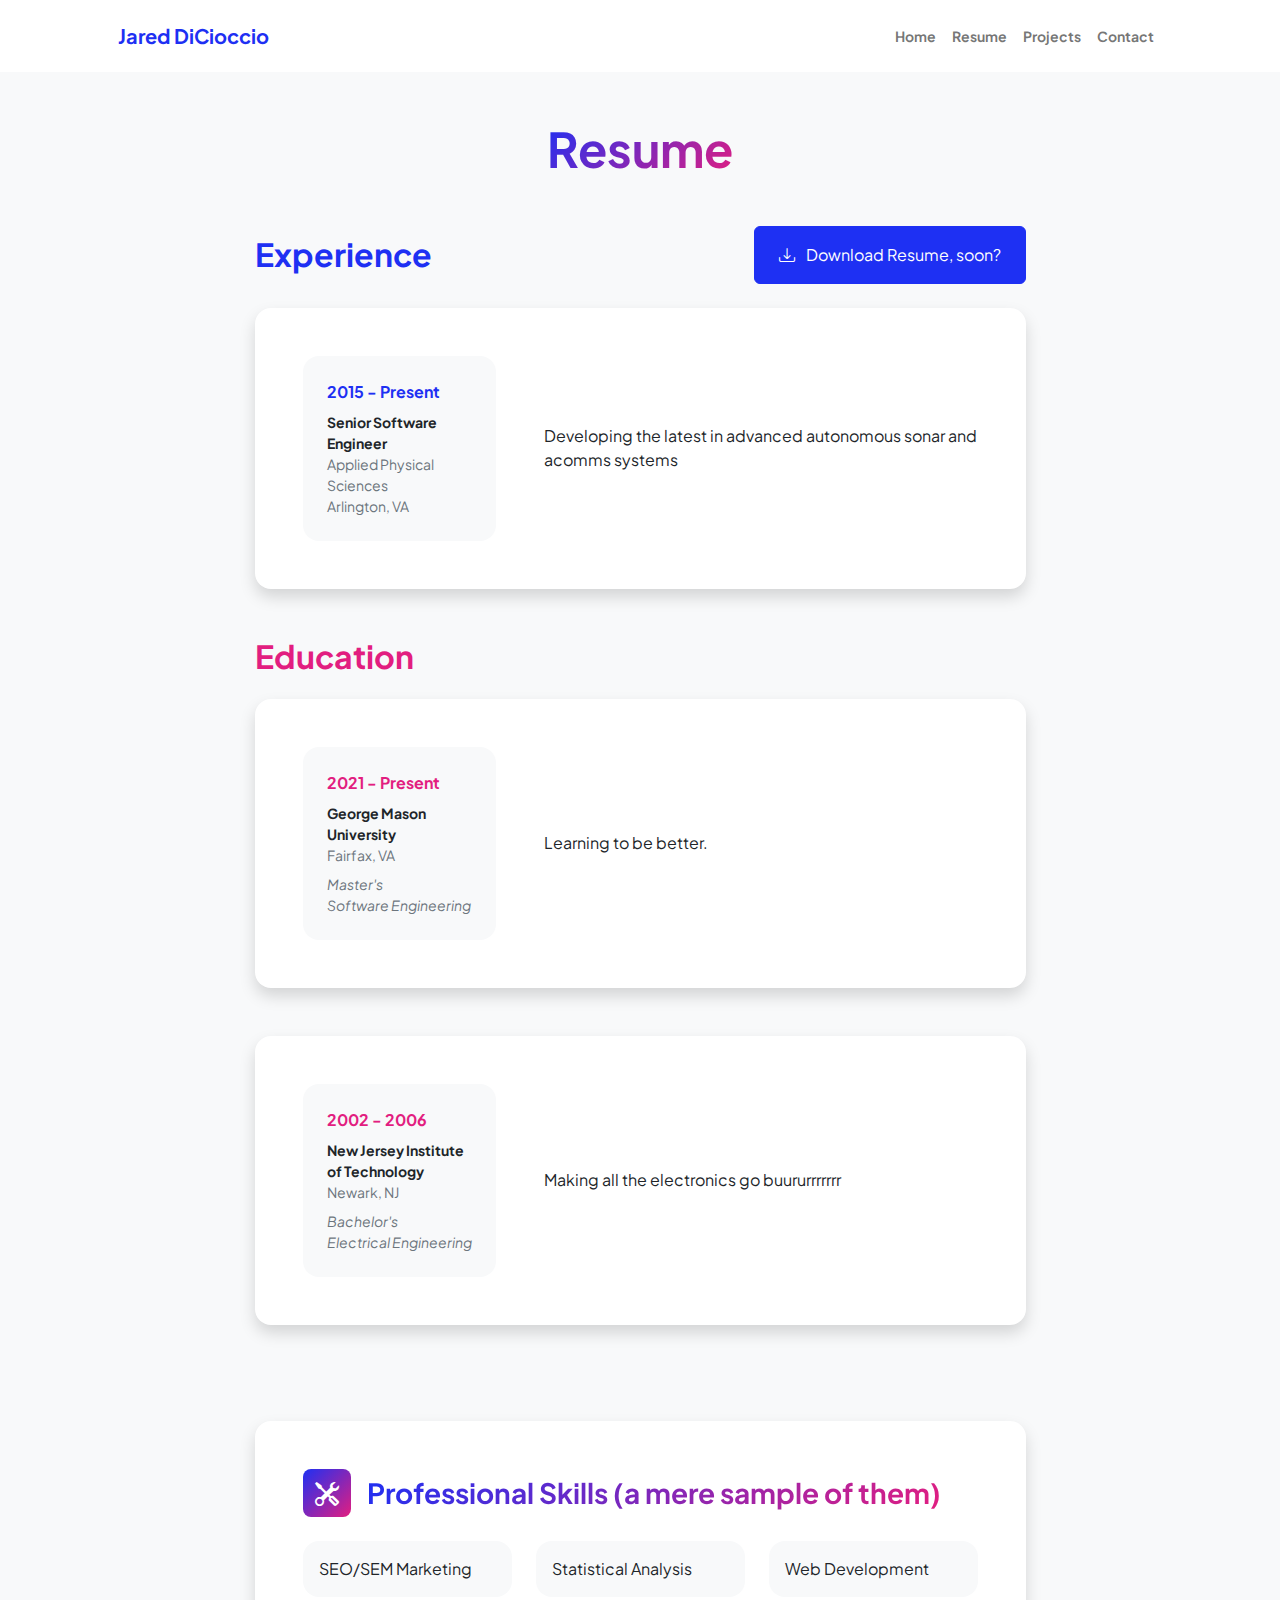
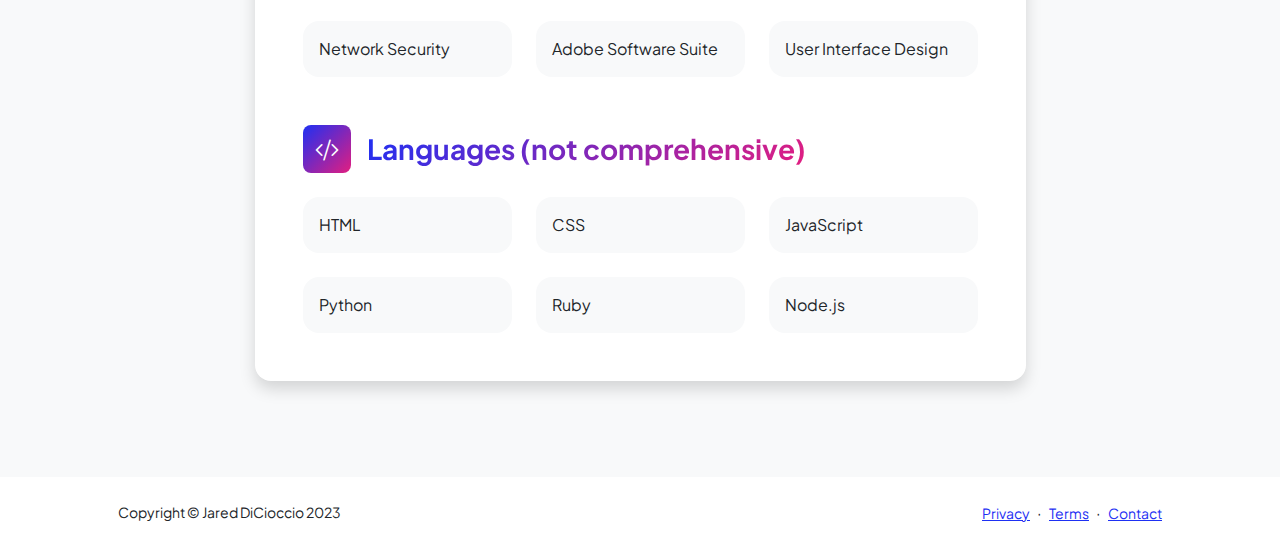
<file: Assignment1 Part 1/resume.html>
<!DOCTYPE html>
<html lang="en">
    <head>
        <meta charset="utf-8" />
        <meta name="viewport" content="width=device-width, initial-scale=1, shrink-to-fit=no" />
        <meta name="description" content="" />
        <meta name="author" content="" />
        <title>Personal - Start Bootstrap Template</title>
        <!-- Favicon-->
        <link rel="icon" type="image/x-icon" href="assets/favicon.ico" />
        <!-- Custom Google font-->
        <link rel="preconnect" href="https://fonts.googleapis.com" />
        <link rel="preconnect" href="https://fonts.gstatic.com" crossorigin />
        <link href="https://fonts.googleapis.com/css2?family=Plus+Jakarta+Sans:wght@100;200;300;400;500;600;700;800;900&amp;display=swap" rel="stylesheet" />
        <!-- Bootstrap icons-->
        <link href="https://cdn.jsdelivr.net/npm/bootstrap-icons@1.8.1/font/bootstrap-icons.css" rel="stylesheet" />
        <!-- Core theme CSS (includes Bootstrap)-->
        <link href="css/styles.css" rel="stylesheet" />
    </head>
    <body class="d-flex flex-column h-100 bg-light">
        <main class="flex-shrink-0">
            <!-- Navigation-->
            <nav class="navbar navbar-expand-lg navbar-light bg-white py-3">
                <div class="container px-5">
                    <a class="navbar-brand" href="index.html"><span class="fw-bolder text-primary">Jared DiCioccio</span></a>
                    <button class="navbar-toggler" type="button" data-bs-toggle="collapse" data-bs-target="#navbarSupportedContent" aria-controls="navbarSupportedContent" aria-expanded="false" aria-label="Toggle navigation"><span class="navbar-toggler-icon"></span></button>
                    <div class="collapse navbar-collapse" id="navbarSupportedContent">
                        <ul class="navbar-nav ms-auto mb-2 mb-lg-0 small fw-bolder">
                            <li class="nav-item"><a class="nav-link" href="index.html">Home</a></li>
                            <li class="nav-item"><a class="nav-link" href="resume.html">Resume</a></li>
                            <li class="nav-item"><a class="nav-link" href="projects.html">Projects</a></li>
                            <li class="nav-item"><a class="nav-link" href="contact.html">Contact</a></li>
                        </ul>
                    </div>
                </div>
            </nav>
            <!-- Page Content-->
            <div class="container px-5 my-5">
                <div class="text-center mb-5">
                    <h1 class="display-5 fw-bolder mb-0"><span class="text-gradient d-inline">Resume</span></h1>
                </div>
                <div class="row gx-5 justify-content-center">
                    <div class="col-lg-11 col-xl-9 col-xxl-8">
                        <!-- Experience Section-->
                        <section>
                            <div class="d-flex align-items-center justify-content-between mb-4">
                                <h2 class="text-primary fw-bolder mb-0">Experience</h2>
                                <!-- Download resume button-->
                                <!-- Note: Set the link href target to a PDF file within your project-->
                                <a class="btn btn-primary px-4 py-3" href="#!">
                                    <div class="d-inline-block bi bi-download me-2"></div>
                                    Download Resume, soon?
                                </a>
                            </div>
                            <!-- Experience Card 1-->
                            <div class="card shadow border-0 rounded-4 mb-5">
                                <div class="card-body p-5">
                                    <div class="row align-items-center gx-5">
                                        <div class="col text-center text-lg-start mb-4 mb-lg-0">
                                            <div class="bg-light p-4 rounded-4">
                                                <div class="text-primary fw-bolder mb-2">2015 - Present</div>
                                                <div class="small fw-bolder">Senior Software Engineer</div>
                                                <div class="small text-muted">Applied Physical Sciences</div>
                                                <div class="small text-muted">Arlington, VA</div>
                                            </div>
                                        </div>
                                        <div class="col-lg-8"><div>Developing the latest in advanced autonomous sonar and acomms systems</div></div>
                                    </div>
                                </div>
                            </div>
                            <!-- Experience Card 2-->
                            <!-- <div class="card shadow border-0 rounded-4 mb-5">
                                <div class="card-body p-5">
                                    <div class="row align-items-center gx-5">
                                        <div class="col text-center text-lg-start mb-4 mb-lg-0">
                                            <div class="bg-light p-4 rounded-4">
                                                <div class="text-primary fw-bolder mb-2">2017 - 2019</div>
                                                <div class="small fw-bolder">SEM Specialist</div>
                                                <div class="small text-muted">Wayne Enterprises</div>
                                                <div class="small text-muted">Gotham City, NY</div>
                                            </div>
                                        </div>
                                        <div class="col-lg-8"><div>Lorem ipsum dolor sit amet consectetur adipisicing elit. Delectus laudantium, voluptatem quis repellendus eaque sit animi illo ipsam amet officiis corporis sed aliquam non voluptate corrupti excepturi maxime porro fuga.</div></div>
                                    </div>
                                </div>
                            </div> -->
                        </section>
                        <!-- Education Section-->
                        <section>
                            <h2 class="text-secondary fw-bolder mb-4">Education</h2>
                            <!-- Education Card 1-->
                            <div class="card shadow border-0 rounded-4 mb-5">
                                <div class="card-body p-5">
                                    <div class="row align-items-center gx-5">
                                        <div class="col text-center text-lg-start mb-4 mb-lg-0">
                                            <div class="bg-light p-4 rounded-4">
                                                <div class="text-secondary fw-bolder mb-2">2021 - Present</div>
                                                <div class="mb-2">
                                                    <div class="small fw-bolder">George Mason University</div>
                                                    <div class="small text-muted">Fairfax, VA</div>
                                                </div>
                                                <div class="fst-italic">
                                                    <div class="small text-muted">Master's</div>
                                                    <div class="small text-muted">Software Engineering</div>
                                                </div>
                                            </div>
                                        </div>
                                        <div class="col-lg-8"><div>Learning to be better.</div></div>
                                    </div>
                                </div>
                            </div>
                            <!-- Education Card 2-->
                            <div class="card shadow border-0 rounded-4 mb-5">
                                <div class="card-body p-5">
                                    <div class="row align-items-center gx-5">
                                        <div class="col text-center text-lg-start mb-4 mb-lg-0">
                                            <div class="bg-light p-4 rounded-4">
                                                <div class="text-secondary fw-bolder mb-2">2002 - 2006</div>
                                                <div class="mb-2">
                                                    <div class="small fw-bolder">New Jersey Institute of Technology</div>
                                                    <div class="small text-muted">Newark, NJ</div>
                                                </div>
                                                <div class="fst-italic">
                                                    <div class="small text-muted">Bachelor's</div>
                                                    <div class="small text-muted">Electrical Engineering</div>
                                                </div>
                                            </div>
                                        </div>
                                        <div class="col-lg-8"><div>Making all the electronics go buururrrrrrr</div></div>
                                    </div>
                                </div>
                            </div>
                        </section>
                        <!-- Divider-->
                        <div class="pb-5"></div>
                        <!-- Skills Section-->
                        <section>
                            <!-- Skillset Card-->
                            <div class="card shadow border-0 rounded-4 mb-5">
                                <div class="card-body p-5">
                                    <!-- Professional skills list-->
                                    <div class="mb-5">
                                        <div class="d-flex align-items-center mb-4">
                                            <div class="feature bg-primary bg-gradient-primary-to-secondary text-white rounded-3 me-3"><i class="bi bi-tools"></i></div>
                                            <h3 class="fw-bolder mb-0"><span class="text-gradient d-inline">Professional Skills (a mere sample of them)</span></h3>
                                        </div>
                                        <div class="row row-cols-1 row-cols-md-3 mb-4">
                                            <div class="col mb-4 mb-md-0"><div class="d-flex align-items-center bg-light rounded-4 p-3 h-100">SEO/SEM Marketing</div></div>
                                            <div class="col mb-4 mb-md-0"><div class="d-flex align-items-center bg-light rounded-4 p-3 h-100">Statistical Analysis</div></div>
                                            <div class="col"><div class="d-flex align-items-center bg-light rounded-4 p-3 h-100">Web Development</div></div>
                                        </div>
                                        <div class="row row-cols-1 row-cols-md-3">
                                            <div class="col mb-4 mb-md-0"><div class="d-flex align-items-center bg-light rounded-4 p-3 h-100">Network Security</div></div>
                                            <div class="col mb-4 mb-md-0"><div class="d-flex align-items-center bg-light rounded-4 p-3 h-100">Adobe Software Suite</div></div>
                                            <div class="col"><div class="d-flex align-items-center bg-light rounded-4 p-3 h-100">User Interface Design</div></div>
                                        </div>
                                    </div>
                                    <!-- Languages list-->
                                    <div class="mb-0">
                                        <div class="d-flex align-items-center mb-4">
                                            <div class="feature bg-primary bg-gradient-primary-to-secondary text-white rounded-3 me-3"><i class="bi bi-code-slash"></i></div>
                                            <h3 class="fw-bolder mb-0"><span class="text-gradient d-inline">Languages (not comprehensive)</span></h3>
                                        </div>
                                        <div class="row row-cols-1 row-cols-md-3 mb-4">
                                            <div class="col mb-4 mb-md-0"><div class="d-flex align-items-center bg-light rounded-4 p-3 h-100">HTML</div></div>
                                            <div class="col mb-4 mb-md-0"><div class="d-flex align-items-center bg-light rounded-4 p-3 h-100">CSS</div></div>
                                            <div class="col"><div class="d-flex align-items-center bg-light rounded-4 p-3 h-100">JavaScript</div></div>
                                        </div>
                                        <div class="row row-cols-1 row-cols-md-3">
                                            <div class="col mb-4 mb-md-0"><div class="d-flex align-items-center bg-light rounded-4 p-3 h-100">Python</div></div>
                                            <div class="col mb-4 mb-md-0"><div class="d-flex align-items-center bg-light rounded-4 p-3 h-100">Ruby</div></div>
                                            <div class="col"><div class="d-flex align-items-center bg-light rounded-4 p-3 h-100">Node.js</div></div>
                                        </div>
                                    </div>
                                </div>
                            </div>
                        </section>
                    </div>
                </div>
            </div>
        </main>
        <!-- Footer-->
        <footer class="bg-white py-4 mt-auto">
            <div class="container px-5">
                <div class="row align-items-center justify-content-between flex-column flex-sm-row">
                    <div class="col-auto"><div class="small m-0">Copyright &copy; Jared DiCioccio 2023</div></div>
                    <div class="col-auto">
                        <a class="small" href="#!">Privacy</a>
                        <span class="mx-1">&middot;</span>
                        <a class="small" href="#!">Terms</a>
                        <span class="mx-1">&middot;</span>
                        <a class="small" href="#!">Contact</a>
                    </div>
                </div>
            </div>
        </footer>
        <!-- Bootstrap core JS-->
        <script src="https://cdn.jsdelivr.net/npm/bootstrap@5.2.3/dist/js/bootstrap.bundle.min.js"></script>
        <!-- Core theme JS-->
        <script src="js/scripts.js"></script>
    </body>
</html>
</file>
<file: Assignment1 Part2/src/main/resources/static/styles.css>
body {
  background-color: beige;
}

/* Create three unequal columns that floats next to each other */
.column {
  float: left;
  padding: 10px;
}

.left,
.right {
  width: 33%;
}

.middle {
  width: 33%;
}

/* Clear floats after the columns */
.row:after {
  content: "";
  display: table;
  clear: both;
}

/* Responsive layout - when the screen is less than 600px wide, make the three columns stack on top of each other instead of next to each other */
@media screen and (max-width: 700px) {
  .column {
    width: 100%;
  }
}
</file>
